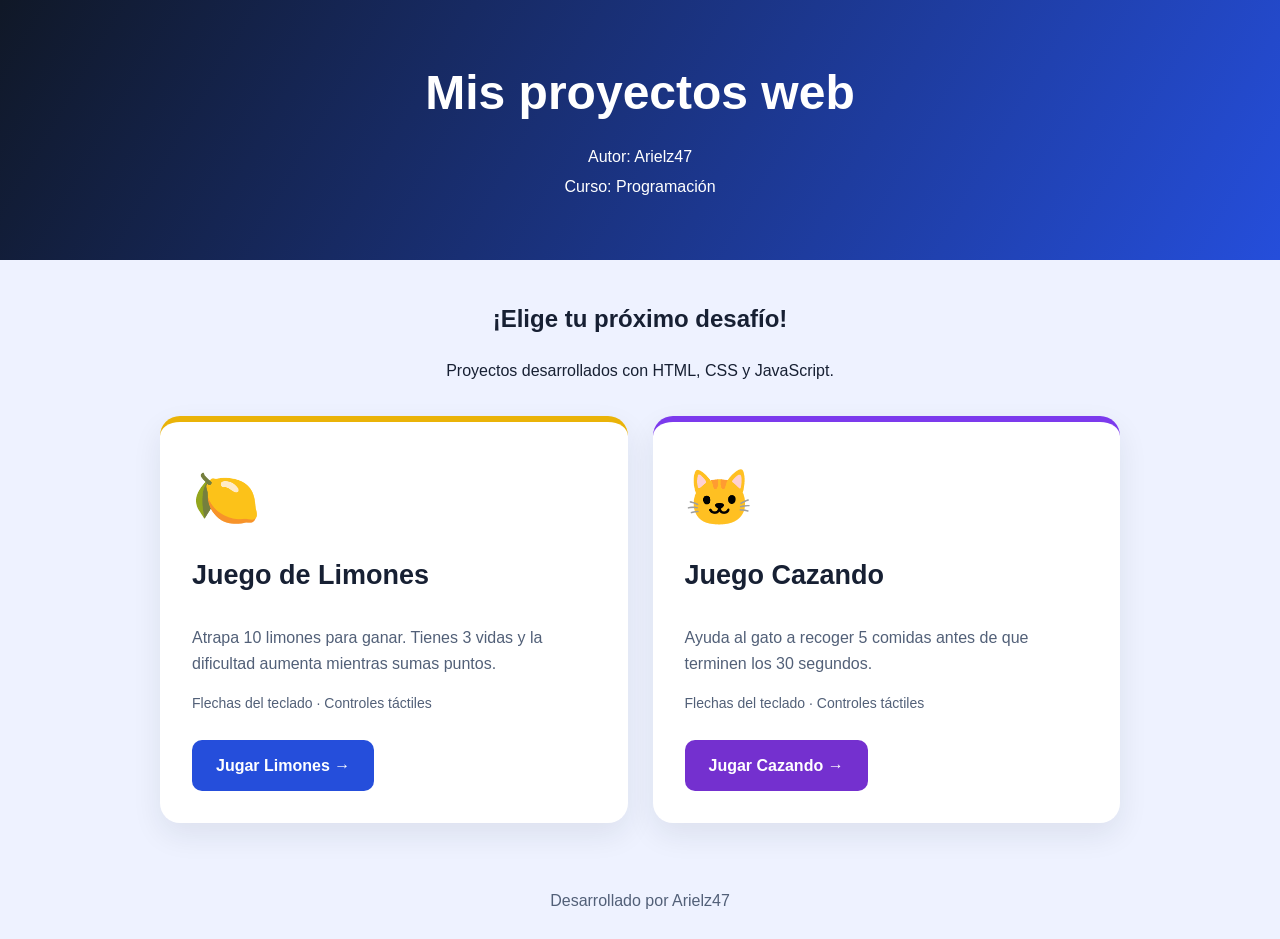
<file: index.html>
<!DOCTYPE html>
<html lang="es">
<head>
  <meta charset="UTF-8">
  <meta name="viewport" content="width=device-width, initial-scale=1">
  <title>Mis proyectos | Arielz47</title>

  <style>
    * {
      box-sizing: border-box;
    }

    body {
      margin: 0;
      font-family: Arial, sans-serif;
      background: #eef2ff;
      color: #172033;
      line-height: 1.6;
    }

    header {
      padding: 55px 20px;
      text-align: center;
      background: linear-gradient(120deg, #101827, #254edb);
      color: white;
    }

    header h1 {
      margin: 0 0 12px;
      font-size: clamp(30px, 6vw, 48px);
    }

    header p {
      margin: 5px;
    }

    main {
      width: min(960px, 92%);
      margin: 40px auto;
    }

    .bienvenida {
      text-align: center;
      margin-bottom: 32px;
    }

    .proyectos {
      display: grid;
      grid-template-columns: repeat(2, minmax(0, 1fr));
      gap: 25px;
    }

    .tarjeta {
      display: flex;
      flex-direction: column;
      align-items: flex-start;
      padding: 32px;
      border-radius: 20px;
      border-top: 6px solid #eab308;
      background: white;
      box-shadow: 0 12px 30px #17203315;
    }

    .cazando {
      border-top-color: #7c3aed;
    }

    .icono {
      font-size: 55px;
    }

    .tarjeta h2 {
      margin: 12px 0;
      font-size: 27px;
    }

    .tarjeta p {
      color: #526078;
    }

    .etiqueta {
      margin-bottom: 25px;
      font-size: 14px;
      color: #526078;
    }

    .boton {
      margin-top: auto;
      padding: 13px 24px;
      border-radius: 10px;
      background: #254edb;
      color: white;
      text-decoration: none;
      font-weight: bold;
    }

    .boton:hover {
      background: #1837a8;
    }

    .cazando .boton {
      background: #7430cf;
    }

    .cazando .boton:hover {
      background: #54209c;
    }

    a:focus-visible {
      outline: 3px solid #111827;
      outline-offset: 5px;
    }

    footer {
      padding: 25px;
      text-align: center;
      color: #526078;
    }

    @media (max-width: 650px) {
      .proyectos {
        grid-template-columns: 1fr;
      }
    }
  </style>
</head>

<body>
  <header>
    <h1>Mis proyectos web</h1>
    <p>Autor: Arielz47</p>
    <p>Curso: Programación</p>
  </header>

  <main>
    <section class="bienvenida">
      <h2>¡Elige tu próximo desafío!</h2>
      <p>
        Proyectos desarrollados con HTML, CSS y JavaScript.
      </p>
    </section>

    <section class="proyectos" aria-label="Juegos disponibles">
      <article class="tarjeta">
        <span class="icono" aria-hidden="true">🍋</span>

        <h2>Juego de Limones</h2>

        <p>
          Atrapa 10 limones para ganar. Tienes 3 vidas y la
          dificultad aumenta mientras sumas puntos.
        </p>

        <span class="etiqueta">
          Flechas del teclado · Controles táctiles
        </span>

        <a class="boton" href="./limones/index.html">
          Jugar Limones →
        </a>
      </article>

      <article class="tarjeta cazando">
        <span class="icono" aria-hidden="true">🐱</span>

        <h2>Juego Cazando</h2>

        <p>
          Ayuda al gato a recoger 5 comidas antes de que
          terminen los 30 segundos.
        </p>

        <span class="etiqueta">
          Flechas del teclado · Controles táctiles
        </span>

        <a class="boton" href="./cazando/index.html">
          Jugar Cazando →
        </a>
      </article>
    </section>
  </main>

  <footer>
    Desarrollado por Arielz47
  </footer>
</body>
</html>
</file>
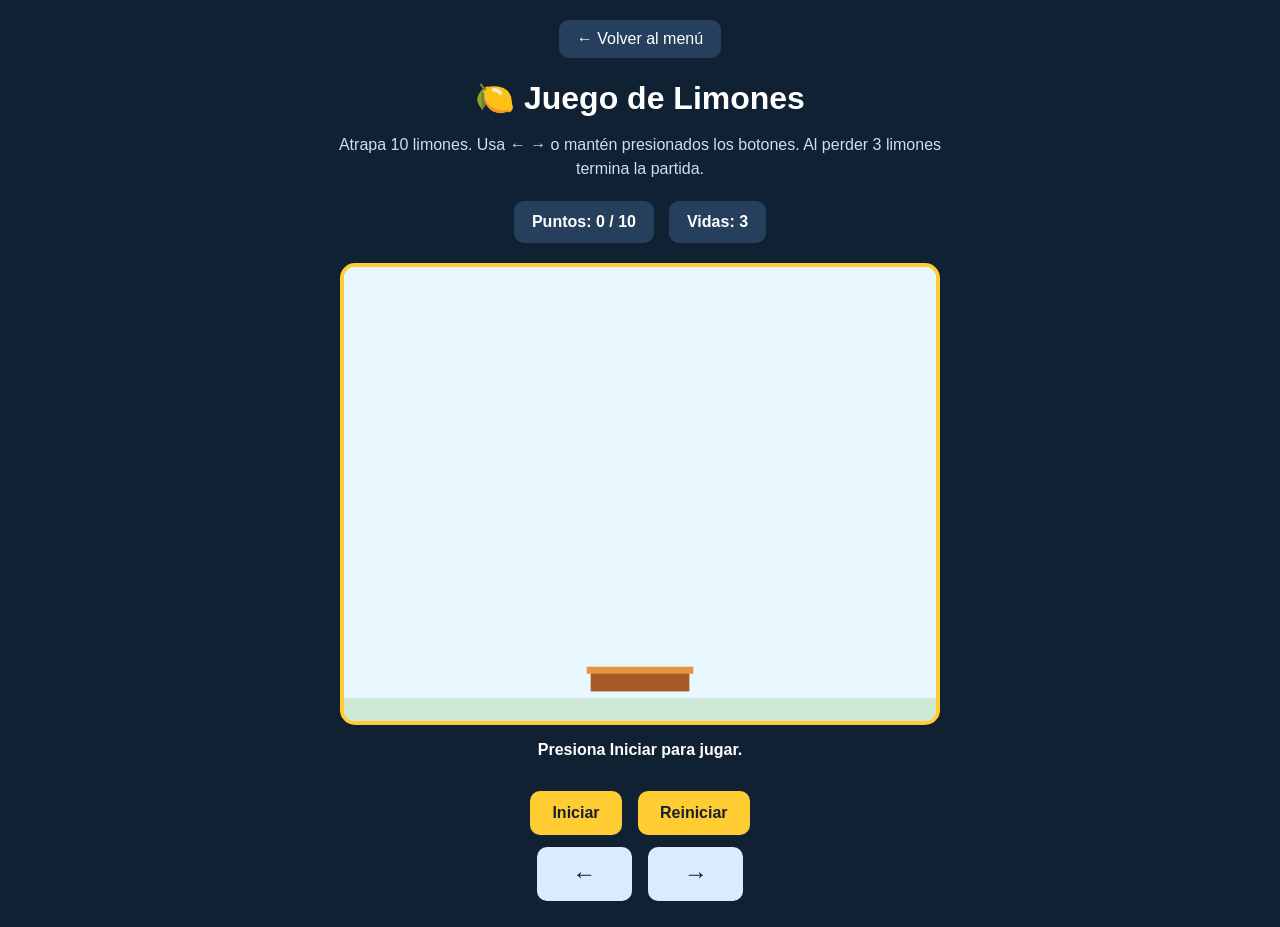
<file: LIMONES/index.html>
<!DOCTYPE html>
<html lang="es">
<head>
  <meta charset="UTF-8">
  <meta name="viewport" content="width=device-width, initial-scale=1">
  <title>Juego de Limones</title>

  <style>
    * { box-sizing: border-box; }

    body {
      margin: 0;
      padding: 20px;
      font-family: Arial, sans-serif;
      text-align: center;
      background: #102134;
      color: white;
    }

    main { max-width: 650px; margin: auto; }

    .volver {
      display: inline-block;
      padding: 10px 18px;
      border-radius: 10px;
      background: #253f5c;
      color: white;
      text-decoration: none;
    }

    h1 { margin-bottom: 8px; }

    .instrucciones { color: #d0deec; line-height: 1.5; }

    .marcador {
      display: flex;
      justify-content: center;
      flex-wrap: wrap;
      gap: 15px;
      margin: 20px 0;
    }

    .marcador span {
      padding: 12px 18px;
      border-radius: 10px;
      background: #253f5c;
      font-weight: bold;
    }

    canvas {
      display: block;
      width: 100%;
      max-width: 600px;
      height: auto;
      margin: auto;
      background: #eaf7ff;
      border: 4px solid #ffcd32;
      border-radius: 15px;
    }

    #mensaje { min-height: 28px; font-weight: bold; }

    button {
      padding: 13px 22px;
      margin: 6px;
      border: 0;
      border-radius: 10px;
      background: #ffcd32;
      color: #172033;
      font-size: 16px;
      font-weight: bold;
      cursor: pointer;
      touch-action: none;
    }

    button:disabled { opacity: .55; cursor: default; }

    .direccion {
      min-width: 95px;
      background: #dbeafe;
      font-size: 24px;
      user-select: none;
    }

    :focus-visible { outline: 3px solid #75caff; outline-offset: 3px; }
  </style>
</head>

<body>
  <main>
    <a class="volver" href="../index.html">← Volver al menú</a>

    <h1>🍋 Juego de Limones</h1>
    <p class="instrucciones">
      Atrapa 10 limones. Usa ← → o mantén presionados los botones.
      Al perder 3 limones termina la partida.
    </p>

    <div class="marcador">
      <span>Puntos: <b id="puntos">0</b> / 10</span>
      <span>Vidas: <b id="vidas">3</b></span>
    </div>

    <canvas
      id="canvas"
      width="600"
      height="460"
      aria-label="Área del juego de Limones"
    >
      Tu navegador necesita admitir canvas para mostrar el juego.
    </canvas>

    <p id="mensaje" role="status">Presiona Iniciar para jugar.</p>

    <div>
      <button id="iniciar">Iniciar</button>
      <button id="reiniciar">Reiniciar</button>
    </div>

    <div aria-label="Controles de movimiento">
      <button class="direccion" data-key="ArrowLeft" aria-label="Mover izquierda">←</button>
      <button class="direccion" data-key="ArrowRight" aria-label="Mover derecha">→</button>
    </div>
  </main>

  <script>
    const canvas = document.getElementById("canvas");
    const ctx = canvas.getContext("2d");
    const puntosTexto = document.getElementById("puntos");
    const vidasTexto = document.getElementById("vidas");
    const mensaje = document.getElementById("mensaje");
    const iniciarBoton = document.getElementById("iniciar");

    const teclado = new Set();
    const tactil = new Map();

    const cesta = { x: 250, y: 405, ancho: 100, alto: 25 };
    const limon = { x: 300, y: -20, radio: 14 };

    let puntos = 0;
    let vidas = 3;
    let jugando = false;
    let animacion = 0;
    let anterior = 0;

    function actualizarMarcador() {
      puntosTexto.textContent = puntos;
      vidasTexto.textContent = vidas;
    }

    function nuevoLimon() {
      limon.x = limon.radio +
        Math.random() * (canvas.width - limon.radio * 2);
      limon.y = -20;
    }

    function dibujar() {
      ctx.clearRect(0, 0, canvas.width, canvas.height);

      ctx.fillStyle = "#eaf7ff";
      ctx.fillRect(0, 0, canvas.width, canvas.height);

      ctx.fillStyle = "#cce9d6";
      ctx.fillRect(0, 437, canvas.width, 23);

      // Cesta.
      ctx.fillStyle = "#a45b25";
      ctx.fillRect(cesta.x, cesta.y, cesta.ancho, cesta.alto);
      ctx.fillStyle = "#e39440";
      ctx.fillRect(cesta.x - 4, cesta.y, cesta.ancho + 8, 7);

      // Limón.
      ctx.beginPath();
      ctx.ellipse(limon.x, limon.y, 17, 13, -.4, 0, Math.PI * 2);
      ctx.fillStyle = "#facc15";
      ctx.fill();
      ctx.strokeStyle = "#b88900";
      ctx.lineWidth = 2;
      ctx.stroke();

      ctx.beginPath();
      ctx.ellipse(limon.x + 8, limon.y - 13, 8, 4, -.5, 0, Math.PI * 2);
      ctx.fillStyle = "#26934d";
      ctx.fill();
    }

    function presionada(tecla) {
      return teclado.has(tecla) ||
        [...tactil.values()].includes(tecla);
    }

    function terminar(texto) {
      jugando = false;
      teclado.clear();
      tactil.clear();
      iniciarBoton.disabled = false;
      mensaje.textContent = texto;
    }

    function actualizar(segundos) {
      const direccion =
        Number(presionada("ArrowRight")) -
        Number(presionada("ArrowLeft"));

      cesta.x += direccion * 380 * segundos;
      cesta.x = Math.max(
        0,
        Math.min(canvas.width - cesta.ancho, cesta.x)
      );

      const velocidad = puntos >= 6 ? 290 : puntos >= 3 ? 225 : 170;
      const fondoAnterior = limon.y + limon.radio;
      limon.y += velocidad * segundos;

      const cruzaCesta =
        fondoAnterior <= cesta.y &&
        limon.y + limon.radio >= cesta.y;

      const coincideHorizontal =
        limon.x + limon.radio >= cesta.x &&
        limon.x - limon.radio <= cesta.x + cesta.ancho;

      if (cruzaCesta && coincideHorizontal) {
        puntos++;
        actualizarMarcador();

        if (puntos >= 10) {
          terminar("¡Ganaste! Atrapaste los 10 limones. 🎉");
        } else {
          nuevoLimon();
        }
      } else if (limon.y - limon.radio > canvas.height) {
        vidas--;
        actualizarMarcador();

        if (vidas <= 0) {
          terminar("GAME OVER. Presiona Reiniciar para intentarlo otra vez.");
        } else {
          nuevoLimon();
        }
      }
    }

    function bucle(tiempo) {
      if (!jugando) return;

      const segundos = anterior
        ? Math.min((tiempo - anterior) / 1000, 0.04)
        : 0;

      anterior = tiempo;
      actualizar(segundos);
      dibujar();

      if (jugando) animacion = requestAnimationFrame(bucle);
    }

    function comenzar() {
      cancelAnimationFrame(animacion);
      puntos = 0;
      vidas = 3;
      cesta.x = 250;
      anterior = 0;
      teclado.clear();
      tactil.clear();
      nuevoLimon();
      actualizarMarcador();

      jugando = true;
      iniciarBoton.disabled = true;
      mensaje.textContent = "¡Atrapa los limones!";
      dibujar();
      animacion = requestAnimationFrame(bucle);
    }

    document.getElementById("iniciar").addEventListener("click", comenzar);
    document.getElementById("reiniciar").addEventListener("click", comenzar);

    window.addEventListener("keydown", function (evento) {
      if (!["ArrowLeft", "ArrowRight"].includes(evento.key)) return;
      if (!jugando) return;
      evento.preventDefault();
      teclado.add(evento.key);
    });

    window.addEventListener("keyup", function (evento) {
      teclado.delete(evento.key);
    });

    document.querySelectorAll("[data-key]").forEach(function (boton) {
      boton.addEventListener("pointerdown", function (evento) {
        if (!jugando) return;
        evento.preventDefault();
        boton.setPointerCapture(evento.pointerId);
        tactil.set(evento.pointerId, boton.dataset.key);
      });

      ["pointerup", "pointercancel", "lostpointercapture"].forEach(function (tipo) {
        boton.addEventListener(tipo, function (evento) {
          tactil.delete(evento.pointerId);
        });
      });
    });

    window.addEventListener("blur", function () {
      teclado.clear();
      tactil.clear();
      anterior = 0;
    });

    document.addEventListener("visibilitychange", function () {
      anterior = 0;
      teclado.clear();
      tactil.clear();
    });

    dibujar();
  </script>
</body>
</html>
</file>
